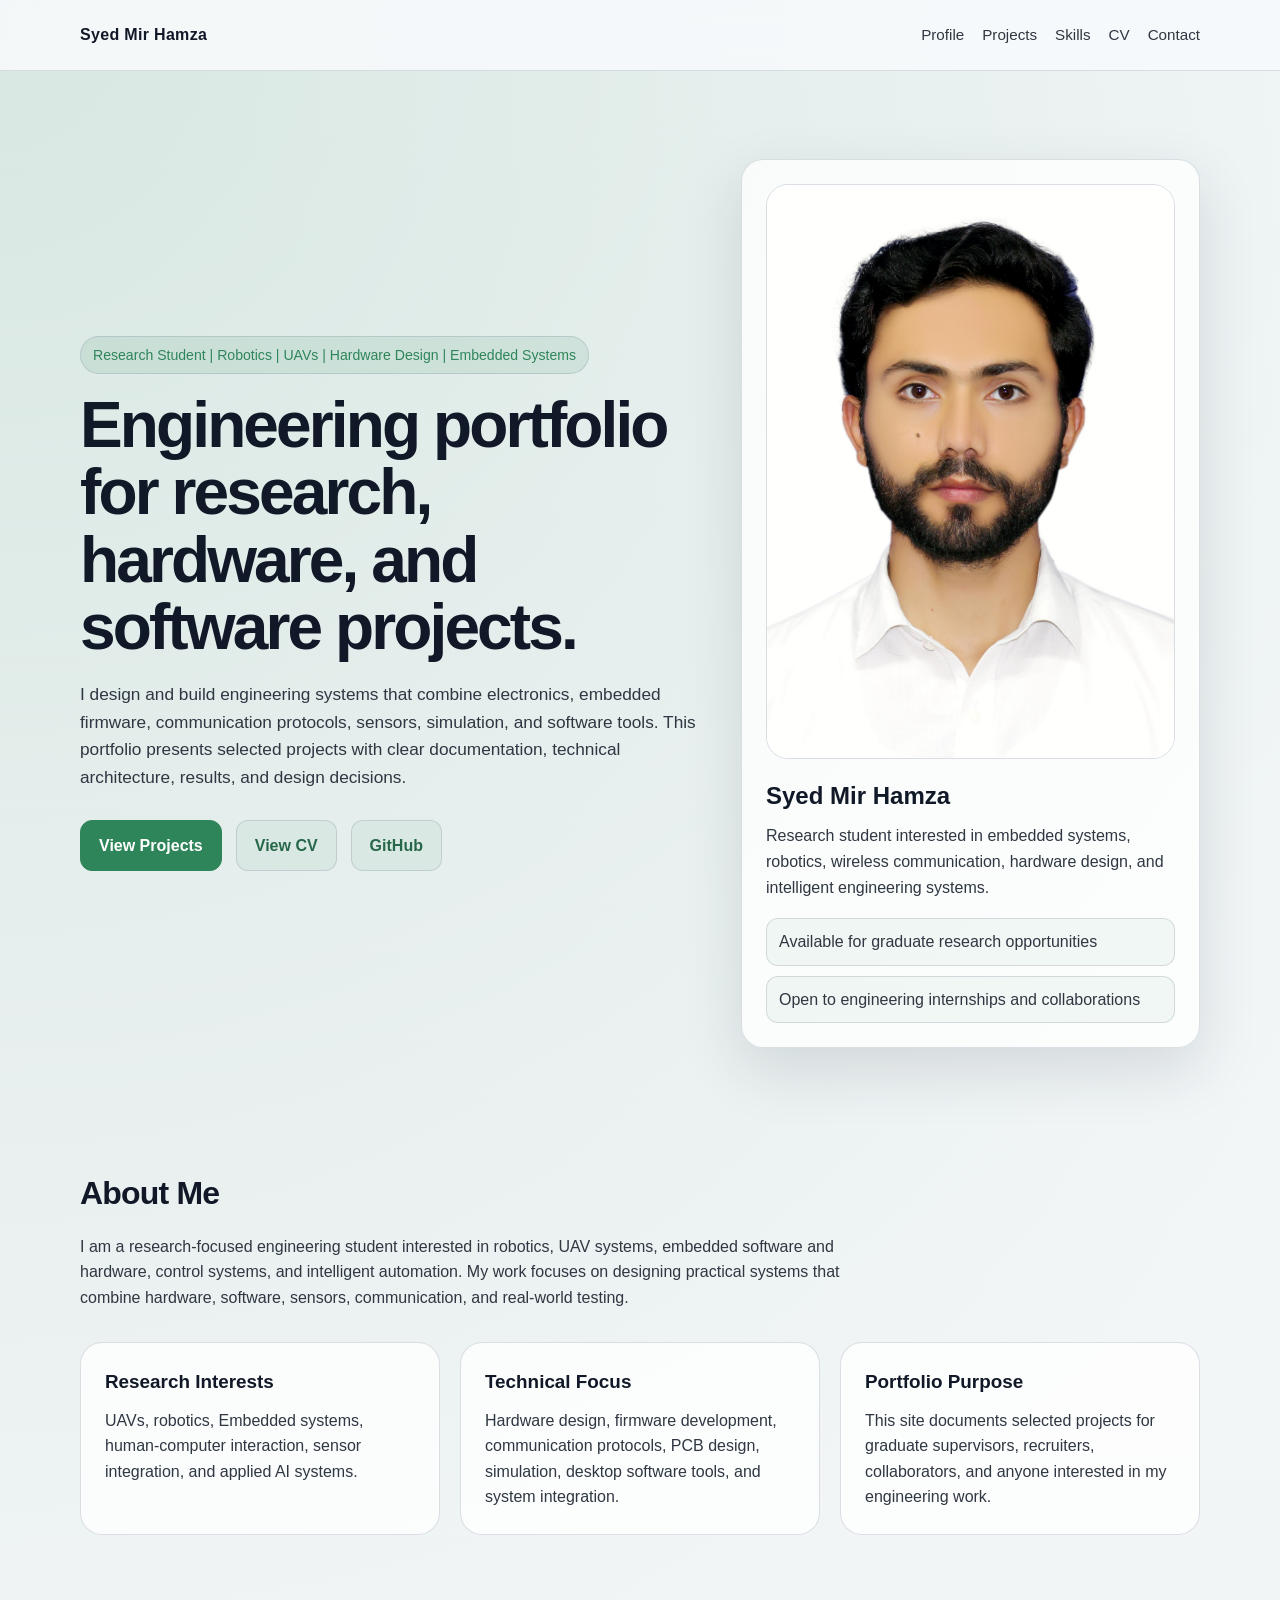
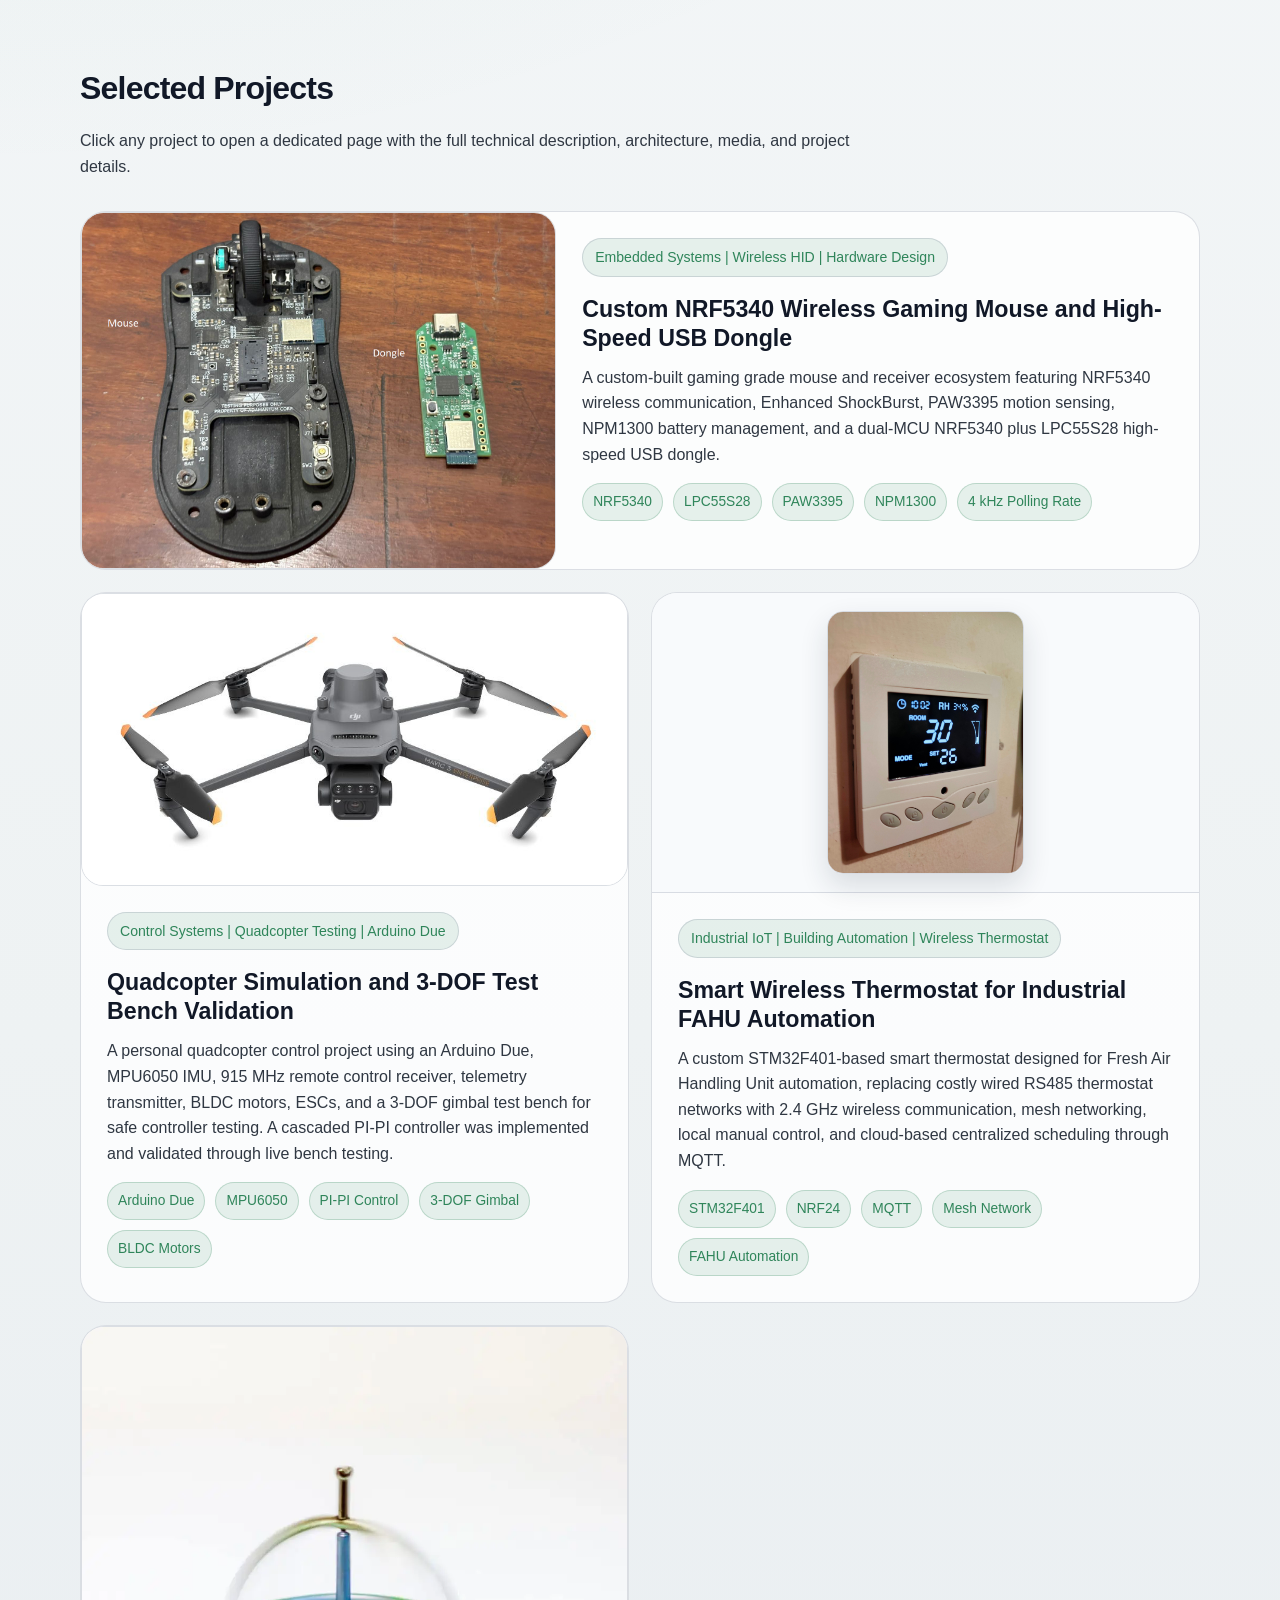
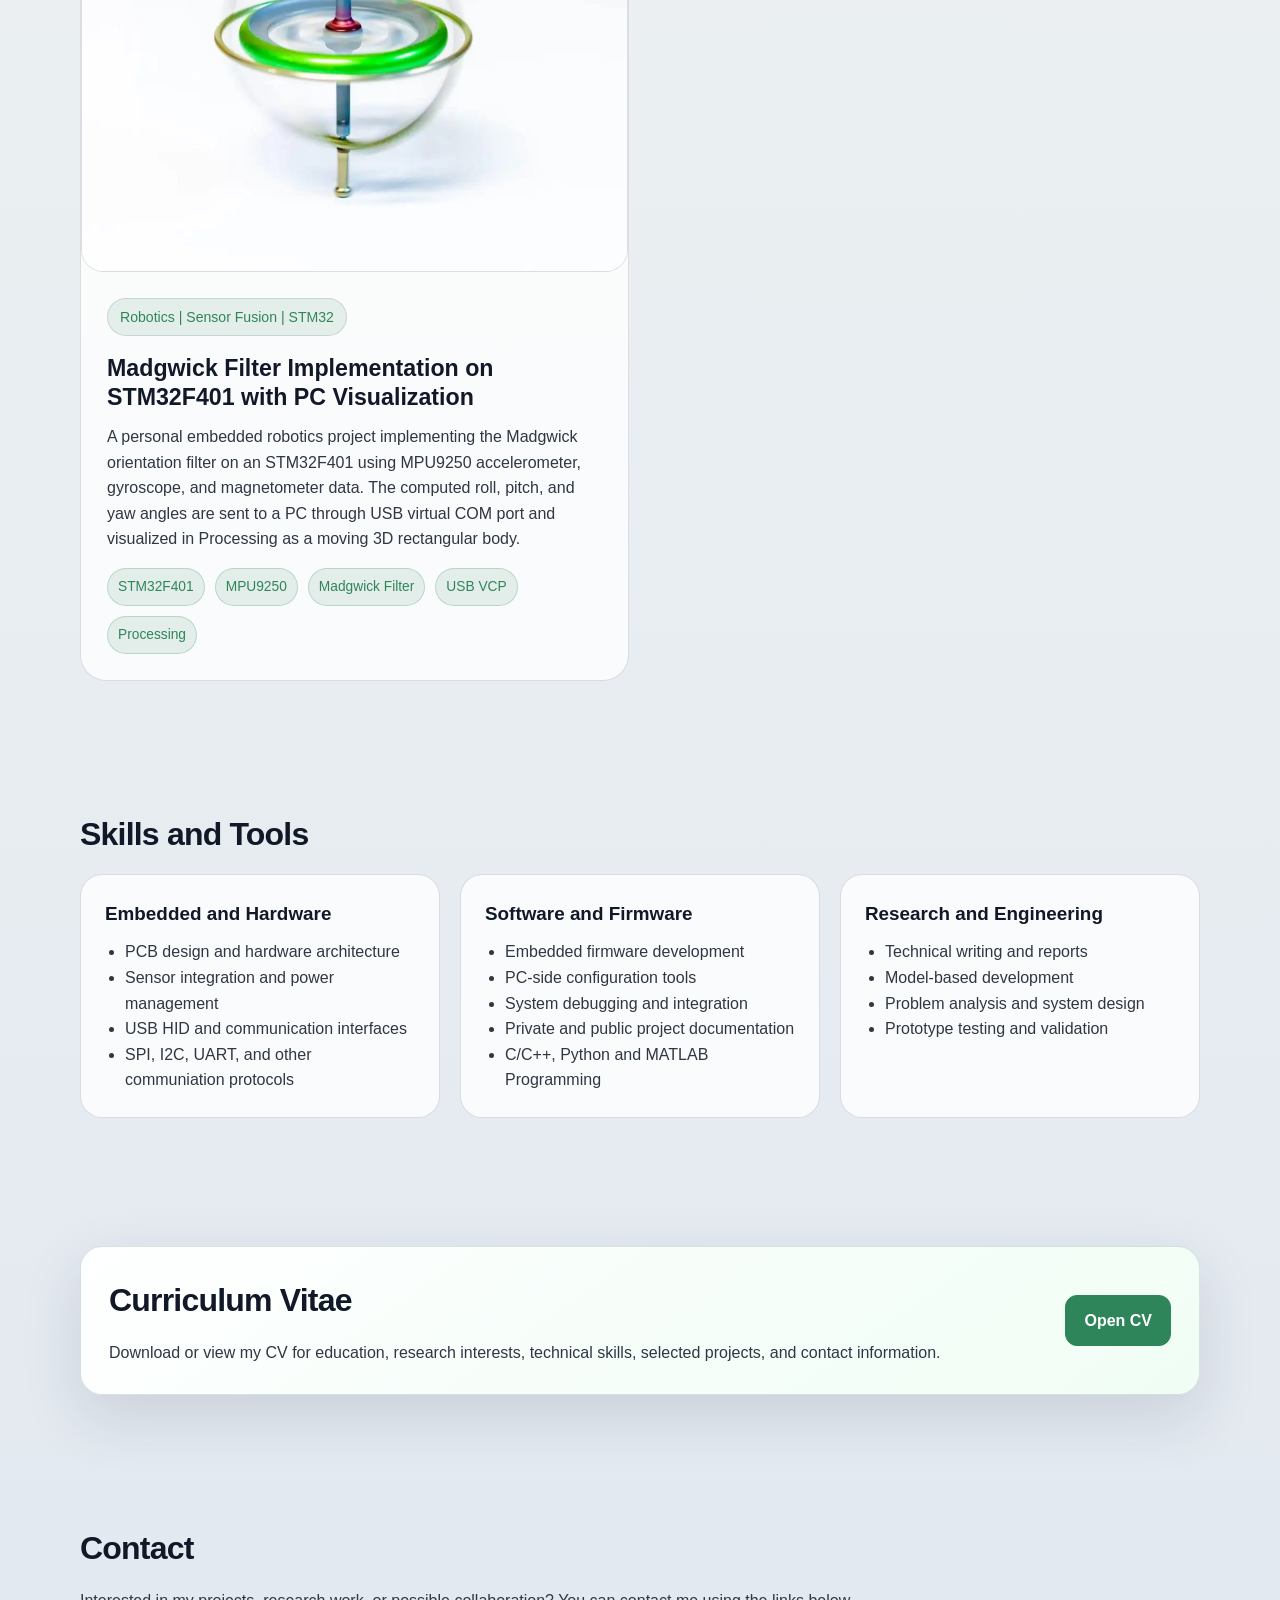
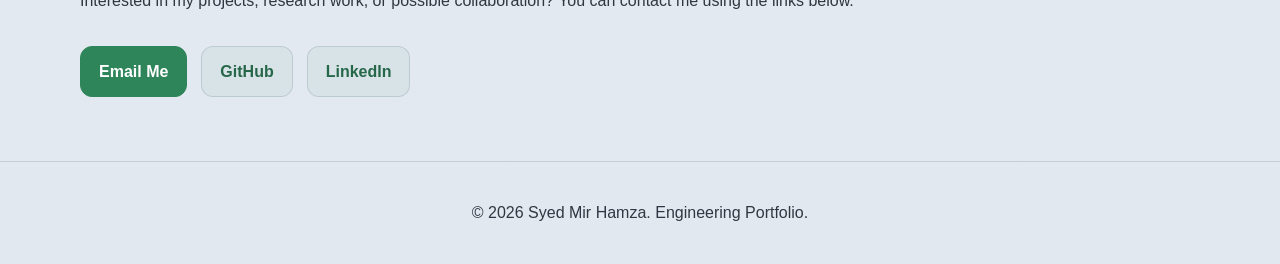
<file: index.html>
<!--
Recommended project folder structure:

portfolio-site/
│
├── index.html
├── projects/
│   └── nrf5340-mouse.html
├── css/
│   └── style.css
├── js/
│   └── main.js
├── assets/
│   ├── profile.jpg
│   ├── mouse-dongle-main.jpg
│   ├── mouse-photo.jpg
│   ├── dongle-photo.jpg
│   ├── pcb-photo.jpg
│   └── demo-thumbnail.jpg
└── cv/
    └── YourName_CV.pdf

How to add a new project later:
1. Copy projects/nrf5340-mouse.html and rename it, for example projects/uav-rescue-system.html
2. Edit the title, description, images, and technical details inside the new project page
3. Add one new project card inside the project-grid section in index.html
-->


<!-- =========================================================
index.html
Main portfolio homepage
========================================================= -->
<!DOCTYPE html>
<html lang="en">
<head>
  <meta charset="UTF-8" />
  <meta name="viewport" content="width=device-width, initial-scale=1.0" />
  <meta
    name="description"
    content="Engineering and research portfolio showcasing embedded systems, robotics, electronics, software, and research projects."
  />
  <title>Syed Mir Hamza | Engineering Portfolio</title>
  <link rel="stylesheet" href="css/style.css" />
</head>
<body>
  <header class="site-header">
    <div class="container">
      <nav class="navbar" aria-label="Main navigation">
        <a href="index.html" class="logo">Syed Mir Hamza</a>

        <button class="nav-toggle" aria-label="Toggle navigation menu">
          Menu
        </button>

        <div class="nav-links" id="navLinks">
          <a href="#profile">Profile</a>
          <a href="#projects">Projects</a>
          <a href="#skills">Skills</a>
          <a href="cv/Syed_Mir_Hamza_CV_W.pdf" target="_blank">CV</a>
          <a href="#contact">Contact</a>
        </div>
      </nav>
    </div>
  </header>

  <main>
    <section id="profile" class="hero container">
      <div class="hero-content">
        <span class="eyebrow">Research Student | Robotics | UAVs | Hardware Design | Embedded Systems</span>
        <h1>Engineering portfolio for research, hardware, and software projects.</h1>
        <p>
          I design and build engineering systems that combine electronics, embedded firmware,
          communication protocols, sensors, simulation, and software tools. This portfolio presents
          selected projects with clear documentation, technical architecture, results, and design decisions.
        </p>

        <div class="button-row">
          <a class="btn btn-primary" href="#projects">View Projects</a>
          <a class="btn btn-secondary" href="cv/Syed_Mir_Hamza_CV_W.pdf" target="_blank">View CV</a>
          <a class="btn btn-secondary" href="https://github.com/mirhamza708" target="_blank">GitHub</a>
        </div>
      </div>

      <aside class="profile-card">
        <img
        class="profile-image"
        src="assets/profile.jpg"
        alt="Profile photo of Syed Mir Hamza"
        />
        <h2>Syed Mir Hamza</h2>
        <p>
          Research student interested in embedded systems, robotics, wireless communication,
          hardware design, and intelligent engineering systems.
        </p>
        <div class="profile-meta">
          <span>Available for graduate research opportunities</span>
          <span>Open to engineering internships and collaborations</span>
        </div>
      </aside>
    </section>

    <section class="section container intro-section">
      <h2 class="section-title">About Me</h2>
      <p class="section-subtitle">
        I am a research-focused engineering student interested in robotics, UAV systems, 
        embedded software and hardware, control systems, and intelligent automation. 
        My work focuses on designing practical systems that combine hardware, software,
        sensors, communication, and real-world testing.
      </p>

      <div class="grid grid-3">
        <article class="card">
          <h3>Research Interests</h3>
          <p>
            UAVs, robotics, Embedded systems, human-computer interaction,
            sensor integration, and applied AI systems.
          </p>
        </article>

        <article class="card">
          <h3>Technical Focus</h3>
          <p>
            Hardware design, firmware development, communication protocols, PCB design, simulation,
            desktop software tools, and system integration.
          </p>
        </article>

        <article class="card">
          <h3>Portfolio Purpose</h3>
          <p>
            This site documents selected projects for graduate supervisors, recruiters, collaborators,
            and anyone interested in my engineering work.
          </p>
        </article>
      </div>
    </section>

    <section id="projects" class="section container">
      <div class="section-header-row">
        <div>
          <h2 class="section-title">Selected Projects</h2>
          <p class="section-subtitle">
            Click any project to open a dedicated page with the full technical description,
            architecture, media, and project details.
          </p>
        </div>
      </div>

      <div class="project-grid">
        <a class="project-card featured-project" href="projects/nrf5340-mouse.html">
            <img
                class="media-image"
                src="assets/mouse-dongle-main.jpg"
                alt="Custom NRF5340 wireless mouse and dongle"
            />
          <div class="project-card-content">
            <span class="project-category">Embedded Systems | Wireless HID | Hardware Design</span>
            <h3>Custom NRF5340 Wireless Gaming Mouse and High-Speed USB Dongle</h3>
            <p>
              A custom-built gaming grade mouse and receiver ecosystem featuring NRF5340 wireless communication,
              Enhanced ShockBurst, PAW3395 motion sensing, NPM1300 battery management, and a dual-MCU
              NRF5340 plus LPC55S28 high-speed USB dongle.
            </p>
            <div class="tag-row">
              <span class="tag">NRF5340</span>
              <span class="tag">LPC55S28</span>
              <span class="tag">PAW3395</span>
              <span class="tag">NPM1300</span>
              <span class="tag">4 kHz Polling Rate</span>
            </div>
          </div>
        </a>

        <a class="project-card" href="projects/quadcopter-arduino-due.html">
          <img
            class="media-image"
            src="assets/quadcopter-cover.jpg"
            alt="Quadcopter test bench project cover image"
          />
          <div class="project-card-content">
            <span class="project-category">Control Systems | Quadcopter Testing | Arduino Due</span>
            <h3>Quadcopter Simulation and 3-DOF Test Bench Validation</h3>
            <p>
              A personal quadcopter control project using an Arduino Due, MPU6050 IMU, 915 MHz remote
              control receiver, telemetry transmitter, BLDC motors, ESCs, and a 3-DOF gimbal test bench
              for safe controller testing. A cascaded PI-PI controller was implemented and validated
              through live bench testing.
            </p>
            <div class="tag-row">
              <span class="tag">Arduino Due</span>
              <span class="tag">MPU6050</span>
              <span class="tag">PI-PI Control</span>
              <span class="tag">3-DOF Gimbal</span>
              <span class="tag">BLDC Motors</span>
            </div>
          </div>
        </a>

        <a class="project-card" href="projects/smart-fahu-thermostat.html">
        <div class="project-card-portrait-wrapper">
            <img
            class="project-card-image-portrait"
            src="assets/fahu-thermostat-enclosure.jpg"
            alt="Smart wireless thermostat for FAHU automation"
            />
        </div>

        <div class="project-card-content">
            <span class="project-category">Industrial IoT | Building Automation | Wireless Thermostat</span>

            <h3>Smart Wireless Thermostat for Industrial FAHU Automation</h3>

            <p>
            A custom STM32F401-based smart thermostat designed for Fresh Air Handling Unit automation,
            replacing costly wired RS485 thermostat networks with 2.4 GHz wireless communication,
            mesh networking, local manual control, and cloud-based centralized scheduling through MQTT.
            </p>

            <div class="tag-row">
            <span class="tag">STM32F401</span>
            <span class="tag">NRF24</span>
            <span class="tag">MQTT</span>
            <span class="tag">Mesh Network</span>
            <span class="tag">FAHU Automation</span>
            </div>
        </div>
        </a>

        <a class="project-card" href="projects/madgwick-stm32-visualization.html">
          <img
            class="media-image"
            src="assets/madgwick-filter-cover.jpg"
            alt="Madgwick filter"
          />
          <div class="project-card-content">
            <span class="project-category">Robotics | Sensor Fusion | STM32</span>
            <h3>Madgwick Filter Implementation on STM32F401 with PC Visualization</h3>
            <p>
              A personal embedded robotics project implementing the Madgwick orientation filter on an
              STM32F401 using MPU9250 accelerometer, gyroscope, and magnetometer data. The computed
              roll, pitch, and yaw angles are sent to a PC through USB virtual COM port and visualized
              in Processing as a moving 3D rectangular body.
            </p>
            <div class="tag-row">
              <span class="tag">STM32F401</span>
              <span class="tag">MPU9250</span>
              <span class="tag">Madgwick Filter</span>
              <span class="tag">USB VCP</span>
              <span class="tag">Processing</span>
            </div>
          </div>
        </a>
        <!-- Copy this block to add a future project card.
        <a class="project-card" href="projects/your-project-page.html">
          <div class="project-image-placeholder">
            Add image<br />assets/your-project-image.jpg
          </div>
          <div class="project-card-content">
            <span class="project-category">Project Area</span>
            <h3>Project Title</h3>
            <p>
              Short project summary. Explain what the project does, what technologies were used,
              and why it is interesting.
            </p>
            <div class="tag-row">
              <span class="tag">Tool 1</span>
              <span class="tag">Tool 2</span>
              <span class="tag">Tool 3</span>
            </div>
          </div>
        </a>
        -->
      </div>
    </section>

    <section id="skills" class="section container">
      <h2 class="section-title">Skills and Tools</h2>
      <div class="grid grid-3">
        <article class="card">
          <h3>Embedded and Hardware</h3>
          <ul>
            <li>PCB design and hardware architecture</li>
            <li>Sensor integration and power management</li>
            <li>USB HID and communication interfaces</li>
            <li>SPI, I2C, UART, and other communiation protocols</li>
          </ul>
        </article>

        <article class="card">
          <h3>Software and Firmware</h3>
          <ul>
            <li>Embedded firmware development</li>
            <li>PC-side configuration tools</li>
            <li>System debugging and integration</li>
            <li>Private and public project documentation</li>
            <li>C/C++, Python and MATLAB Programming</li>
          </ul>
        </article>

        <article class="card">
          <h3>Research and Engineering</h3>
          <ul>
            <li>Technical writing and reports</li>
            <li>Model-based development</li>
            <li>Problem analysis and system design</li>
            <li>Prototype testing and validation</li>
          </ul>
        </article>
      </div>
    </section>

    <section class="section container cv-section">
      <div class="cv-card">
        <div>
          <h2 class="section-title">Curriculum Vitae</h2>
          <p>
            Download or view my CV for education, research interests, technical skills, selected
            projects, and contact information.
          </p>
        </div>
        <a class="btn btn-primary" href="cv/Syed_Mir_Hamza_CV_W.pdf" target="_blank">Open CV</a>
      </div>
    </section>

    <section id="contact" class="section container">
      <h2 class="section-title">Contact</h2>
      <p class="section-subtitle">
        Interested in my projects, research work, or possible collaboration? You can contact me using
        the links below.
      </p>

      <div class="button-row">
        <a class="btn btn-primary" href="mailto:your.email@example.com">Email Me</a>
        <a class="btn btn-secondary" href="https://github.com/mirhamza708" target="_blank">GitHub</a>
        <a class="btn btn-secondary" href="https://www.linkedin.com/in/syed-mir-hamza/" target="_blank">LinkedIn</a>
      </div>
    </section>
  </main>

  <footer class="site-footer">
    <div class="container">
      © 2026 Syed Mir Hamza. Engineering Portfolio.
    </div>
  </footer>

  <script src="js/main.js"></script>
</body>
</html>
</file>
<file: css/style.css>
/* <!-- =========================================================
css/style.css
Shared styling for homepage and project pages
========================================================= --> */
:root {
  --bg: #eef2f3;
  --bg-soft: #f8fafc;
  --card: #ffffff;
  --text: #243241;
  --muted: #2f3742;
  --accent: #2f855a;
  --accent-strong: #276749;
  --accent-soft: rgba(47, 133, 90, 0.11);
  --border: rgba(100, 116, 139, 0.22);
  --white: #ffffff;
  --heading: #111827;
  --shadow: 0 22px 60px rgba(30, 41, 59, 0.13);
}

* {
  box-sizing: border-box;
  margin: 0;
  padding: 0;
}

html {
  scroll-behavior: smooth;
}

body {
  font-family: Arial, Helvetica, sans-serif;
  background:
    radial-gradient(circle at top left, rgba(47, 133, 90, 0.16) 0, transparent 34%),
    linear-gradient(180deg, #f8fafc 0%, var(--bg) 52%, #e2e8f0 100%);
  color: var(--text);
  line-height: 1.6;
}

a {
  color: inherit;
  text-decoration: none;
}

img {
  max-width: 100%;
  display: block;
  border-radius: 22px;
  border: 1px solid var(--border);
}

.project-card-portrait-wrapper {
  height: 300px;
  display: flex;
  align-items: center;
  justify-content: center;
  background: var(--bg-soft);
  border-bottom: 1px solid var(--border);
  padding: 18px;
}

.project-card-image-portrait {
  width: auto;
  height: 100%;
  max-width: 72%;
  object-fit: contain;
  border-radius: 16px;
  border: 1px solid var(--border);
  box-shadow: 0 12px 28px rgba(30, 41, 59, 0.14);
}
.media-video-file {
  width: 100%;
  height: 80%;
  object-fit: cover;
  border-radius: 22px;
  border: 1px solid var(--border);
  box-shadow: var(--shadow);
  background: var(--card);
}

.single-video-card {
  background: rgba(255, 255, 255, 0.78);
  border: 1px solid var(--border);
  border-radius: 26px;
  padding: 22px;
  box-shadow: var(--shadow);
  overflow: hidden;
}

.single-video-card p {
  color: var(--muted);
  margin-top: 14px;
}

.project-demo-video {
  display: block;
  width: 100%;
  max-width: 100%;
  height: auto;
  max-height: 520px;
  object-fit: contain;
  border-radius: 20px;
  border: 1px solid var(--border);
  background: #000000;
}

.container {
  width: min(1120px, 92%);
  margin: 0 auto;
}

.site-header {
  padding: 22px 0;
  border-bottom: 1px solid var(--border);
  position: sticky;
  top: 0;
  background: rgba(248, 250, 252, 0.88);
  backdrop-filter: blur(14px);
  z-index: 10;
}

.navbar {
  display: flex;
  align-items: center;
  justify-content: space-between;
  gap: 24px;
}

.logo {
  font-weight: 800;
  letter-spacing: 0.02em;
  color: var(--heading);
}

.nav-links {
  display: flex;
  align-items: center;
  gap: 18px;
  color: var(--muted);
  font-size: 0.95rem;
}

.nav-links a:hover {
  color: var(--accent);
}

.nav-toggle {
  display: none;
  border: 1px solid var(--border);
  background: rgba(47, 133, 90, 0.06);
  color: var(--text);
  padding: 8px 12px;
  border-radius: 10px;
  cursor: pointer;
}

.hero {
  padding: 88px 0 56px;
  display: grid;
  grid-template-columns: 1.15fr 0.85fr;
  gap: 40px;
  align-items: center;
}

.hero-content p,
.project-hero p {
  color: var(--muted);
  font-size: 1.08rem;
  max-width: 760px;
  margin-bottom: 28px;
}

.eyebrow,
.project-category {
  display: inline-flex;
  align-items: center;
  gap: 8px;
  padding: 7px 12px;
  border: 1px solid var(--border);
  border-radius: 999px;
  color: var(--accent);
  background: var(--accent-soft);
  font-size: 0.88rem;
  margin-bottom: 18px;
}

h1 {
  font-size: clamp(2.2rem, 5vw, 4.5rem);
  line-height: 1.05;
  color: var(--heading);
  margin-bottom: 20px;
  letter-spacing: -0.045em;
}

.button-row {
  display: flex;
  flex-wrap: wrap;
  gap: 14px;
}

.btn {
  display: inline-flex;
  align-items: center;
  justify-content: center;
  padding: 12px 18px;
  border-radius: 12px;
  font-weight: 700;
  border: 1px solid var(--border);
  transition: 0.2s ease;
}

.btn-primary {
  background: var(--accent);
  color: #ffffff;
  border-color: var(--accent);
}

.btn-secondary {
  color: var(--accent-strong);
  background: rgba(47, 133, 90, 0.06);
}

.btn:hover,
.project-card:hover {
  transform: translateY(-3px);
}

.profile-card,
.card,
.cv-card,
.project-summary-panel {
  background: rgba(255, 255, 255, 0.78);
  border: 1px solid var(--border);
  border-radius: 22px;
}

.profile-card {
  padding: 24px;
  box-shadow: var(--shadow);
}

.profile-card h2 {
  margin: 18px 0 8px;
  color: var(--heading);
}

.profile-card p {
  color: var(--muted);
}

.profile-meta {
  display: grid;
  gap: 10px;
  margin-top: 18px;
}

.profile-meta span {
  padding: 10px 12px;
  border: 1px solid var(--border);
  border-radius: 12px;
  color: var(--muted);
  background: rgba(47, 133, 90, 0.05);
}

.profile-image-placeholder,
.project-image-placeholder,
.project-cover-placeholder,
.media-box {
  border: 1px dashed rgba(100, 116, 139, 0.42);
  border-radius: 22px;
  display: flex;
  align-items: center;
  justify-content: center;
  text-align: center;
  color: var(--muted);
  padding: 28px;
  background: rgba(248, 250, 252, 0.78);
}

.profile-image-placeholder {
  min-height: 260px;
}

.section {
  padding: 64px 0;
}

.section-title {
  font-size: 2rem;
  color: var(--heading);
  margin-bottom: 14px;
  letter-spacing: -0.025em;
}

.section-subtitle {
  color: var(--muted);
  max-width: 820px;
  margin-bottom: 32px;
}

.section-header-row {
  display: flex;
  justify-content: space-between;
  gap: 24px;
  align-items: flex-end;
}

.grid {
  display: grid;
  gap: 20px;
}

.grid-3 {
  grid-template-columns: repeat(3, 1fr);
}

.grid-2 {
  grid-template-columns: repeat(2, 1fr);
}

.card {
  padding: 24px;
}

.card-spaced {
  margin-top: 20px;
}

.card h3 {
  color: var(--heading);
  margin-bottom: 10px;
  font-size: 1.18rem;
}

.card p,
.card li,
.cv-card p {
  color: var(--muted);
}

.card ul {
  padding-left: 20px;
  margin-top: 10px;
}

.project-grid {
  display: grid;
  grid-template-columns: repeat(2, 1fr);
  gap: 22px;
}

.project-card {
  overflow: hidden;
  border: 1px solid var(--border);
  border-radius: 26px;
  background: rgba(255, 255, 255, 0.78);
  transition: 0.2s ease;
}

.featured-project {
  grid-column: span 2;
  display: grid;
  grid-template-columns: 0.85fr 1.15fr;
}

.project-image-placeholder {
  min-height: 280px;
  border-radius: 0;
  border-top: 0;
  border-left: 0;
  border-bottom: 0;
}

.project-card-content {
  padding: 26px;
}

.project-card h3 {
  color: var(--heading);
  font-size: 1.45rem;
  margin-bottom: 12px;
  line-height: 1.25;
}

.project-card p {
  color: var(--muted);
}

.tag-row {
  display: flex;
  flex-wrap: wrap;
  gap: 10px;
  margin-top: 16px;
}

.tag {
  padding: 7px 10px;
  border-radius: 999px;
  color: var(--accent);
  background: var(--accent-soft);
  border: 1px solid rgba(47, 133, 90, 0.24);
  font-size: 0.86rem;
}

.cv-card {
  padding: 28px;
  display: flex;
  align-items: center;
  justify-content: space-between;
  gap: 24px;
  background: linear-gradient(145deg, rgba(255, 255, 255, 0.96), rgba(240, 253, 244, 0.96));
  box-shadow: var(--shadow);
}

.project-hero {
  padding: 70px 0 32px;
}

.back-link {
  display: inline-block;
  margin-bottom: 24px;
  color: var(--muted);
}

.back-link:hover {
  color: var(--accent);
}

.project-summary-panel {
  margin-top: 26px;
  padding: 22px;
  display: grid;
  grid-template-columns: repeat(4, 1fr);
  gap: 18px;
}

.project-summary-panel div {
  display: grid;
  gap: 6px;
}

.project-summary-panel strong {
  color: var(--accent);
  font-size: 0.9rem;
}

.project-summary-panel span {
  color: var(--muted);
}

.project-cover-section {
  padding: 20px 0 32px;
}

.project-cover-placeholder {
  min-height: 420px;
}

.architecture-flow {
  display: flex;
  flex-wrap: wrap;
  align-items: center;
  gap: 12px;
  margin-bottom: 28px;
}

.flow-box {
  border: 1px solid var(--border);
  background: rgba(255, 255, 255, 0.86);
  color: var(--text);
  padding: 12px 14px;
  border-radius: 14px;
  font-weight: 700;
}

.flow-arrow {
  color: var(--accent);
  font-weight: 800;
}

.architecture-details {
  margin-top: 22px;
}

.timeline {
  display: grid;
  gap: 16px;
}

.timeline-item {
  display: grid;
  grid-template-columns: 160px 1fr;
  gap: 18px;
  padding: 20px;
  background: rgba(255, 255, 255, 0.72);
  border: 1px solid var(--border);
  border-radius: 18px;
}

.timeline-item strong {
  color: var(--accent);
}

.timeline-item p {
  color: var(--muted);
}

.media-grid {
  display: grid;
  grid-template-columns: 1fr 1fr;
  gap: 20px;
}

.media-box {
  min-height: 240px;
}

.reading-card p + p {
  margin-top: 18px;
}

.site-footer {
  padding: 38px 0;
  border-top: 1px solid var(--border);
  color: var(--muted);
  text-align: center;
}

@media (max-width: 900px) {
  .hero,
  .grid-2,
  .grid-3,
  .media-grid,
  .featured-project,
  .project-grid,
  .project-summary-panel {
    grid-template-columns: 1fr;
  }

  .featured-project {
    grid-column: span 1;
  }

  .project-image-placeholder {
    border-right: 0;
    border-bottom: 1px dashed rgba(100, 116, 139, 0.42);
  }

  .timeline-item {
    grid-template-columns: 1fr;
  }

  .cv-card {
    flex-direction: column;
    align-items: flex-start;
  }

  .nav-toggle {
    display: inline-flex;
  }

  .nav-links {
    display: none;
    width: 100%;
    flex-direction: column;
    align-items: flex-start;
    padding-top: 16px;
  }

  .nav-links.active {
    display: flex;
  }

  .navbar {
    align-items: flex-start;
    flex-wrap: wrap;
  }
}
</file>
